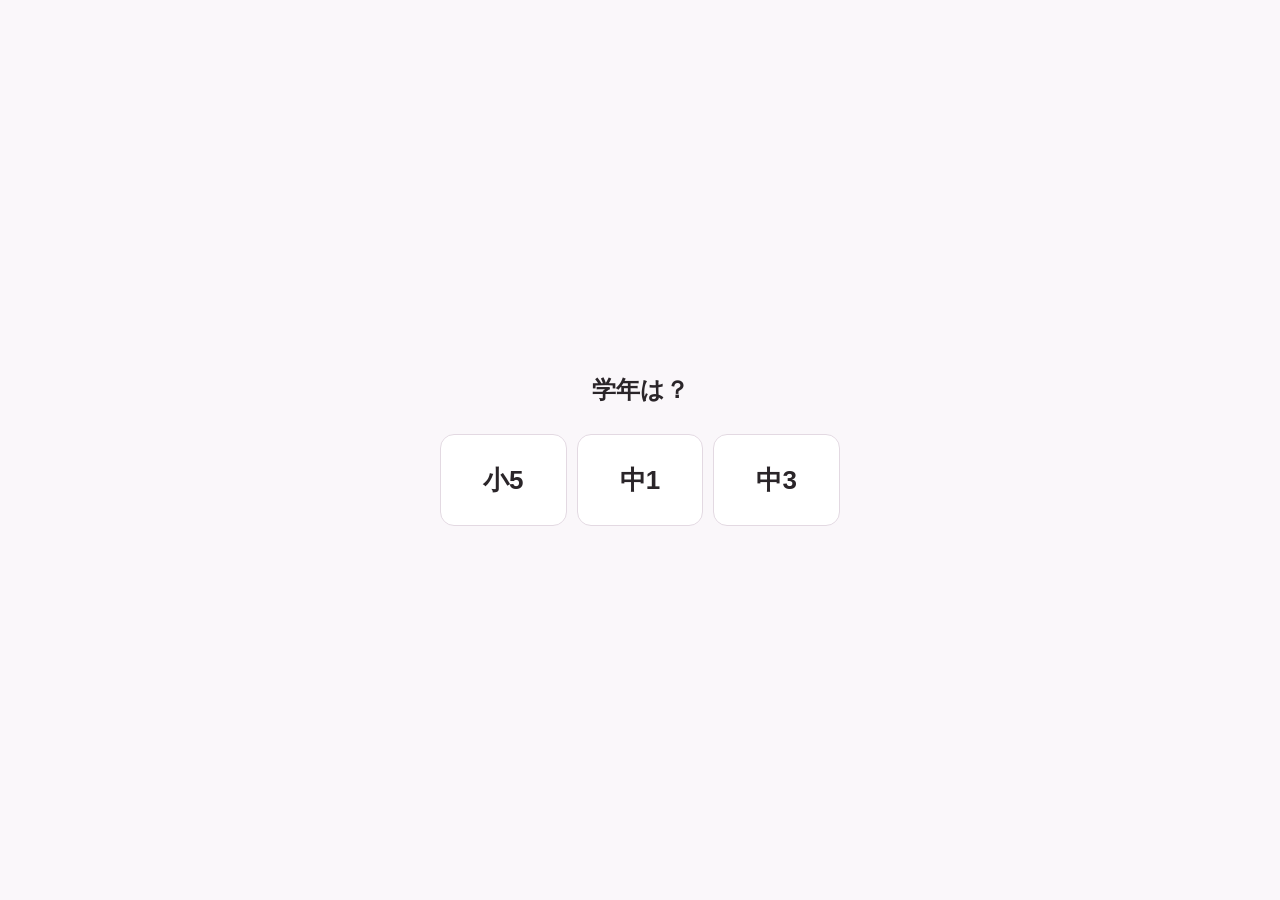
<file: index.html>
<!DOCTYPE html>
<html lang="ja">
<head>
<meta charset="utf-8">
<meta name="viewport" content="width=device-width, initial-scale=1, user-scalable=no, viewport-fit=cover">
<title>Enjoy英語</title>

<link rel="manifest" href="./manifest.json">
<link rel="apple-touch-icon" href="./icons/icon-180.png">
<link rel="icon" href="./icons/icon-192.png">

<!-- ホーム画面から開いたとき全画面にする（iOS 16 以前はこの指定を見る） -->
<meta name="apple-mobile-web-app-capable" content="yes">
<meta name="apple-mobile-web-app-title" content="Enjoy英語">
<meta name="mobile-web-app-capable" content="yes">

<meta name="theme-color" content="#faf7fa" media="(prefers-color-scheme: light)">
<meta name="theme-color" content="#1a171b" media="(prefers-color-scheme: dark)">

<link rel="stylesheet" href="./css/style.css">
</head>
<body>

<div id="app">

  <!-- 学年えらび（この端末を誰が使うか。初回だけ出る） -->
  <section class="screen" id="screen-grade">
    <div class="home">
      <p class="ask">学年は？</p>
      <div class="grades" id="grades"></div>
    </div>
  </section>

  <!-- ホーム画面 -->
  <section class="screen" id="screen-home">
    <div class="home">
      <button type="button" class="grade-tag" id="gradeTag"></button>
      <p class="ask">今日は何分やる？</p>
      <div class="times">
        <button type="button" class="time" data-min="10">10<span>分</span></button>
        <button type="button" class="time" data-min="30">30<span>分</span></button>
        <button type="button" class="time" data-min="60">60<span>分</span></button>
      </div>
      <p class="carry" id="carryNote"></p>
    </div>
  </section>

  <!-- 問題画面 -->
  <section class="screen" id="screen-practice">
    <div class="topbar">
      <div class="topbar-row">
        <span class="remain" id="remain"></span>
        <span class="spacer"></span>
        <button type="button" class="link" id="pauseBtn">休憩</button>
        <button type="button" class="link" id="quitBtn">やめる</button>
      </div>
      <div class="progress"><i id="progressFill"></i></div>
    </div>

    <div class="stage" id="stage">
      <p class="prompt" id="prompt"></p>
      <p class="question" id="question"></p>
      <div class="answer-line empty" id="answerLine"></div>
      <div class="tick" id="tick" aria-hidden="true">✓</div>
    </div>

    <div class="choices" id="choices"></div>
    <div class="chips" id="chips"></div>

    <div class="dunno">
      <button type="button" id="dunnoBtn">わからない</button>
    </div>
  </section>

  <!-- 終了画面 -->
  <section class="screen" id="screen-done">
    <div class="done">
      <h1>今日の分、終わり！</h1>
      <div class="dots" id="doneDots" aria-hidden="true"></div>
      <p id="doneCount"></p>
      <p class="done-note" id="doneNote">今日も開いたね</p>
      <button type="button" class="wide ghost" id="homeBtn">ホームへ</button>
    </div>
  </section>

</div>

<!-- 解説・持ち越しの全面パネル -->
<div class="explain" id="overlay">
  <div class="explain-body">
    <div class="expr" id="overlayExpr"></div>
    <ol class="steps" id="overlayLines"></ol>
  </div>
  <button type="button" class="wide" id="overlayBtn">わかった</button>
</div>

<!-- 休憩中のパネル -->
<div class="pause" id="pausePanel">
  <p class="pause-title">休憩中</p>
  <div class="pause-actions">
    <button type="button" class="wide" id="resumeBtn">つづける</button>
    <button type="button" class="wide ghost" id="quitFromPauseBtn">やめる</button>
  </div>
</div>

<script type="module" src="./js/app.js"></script>
</body>
</html>
</file>
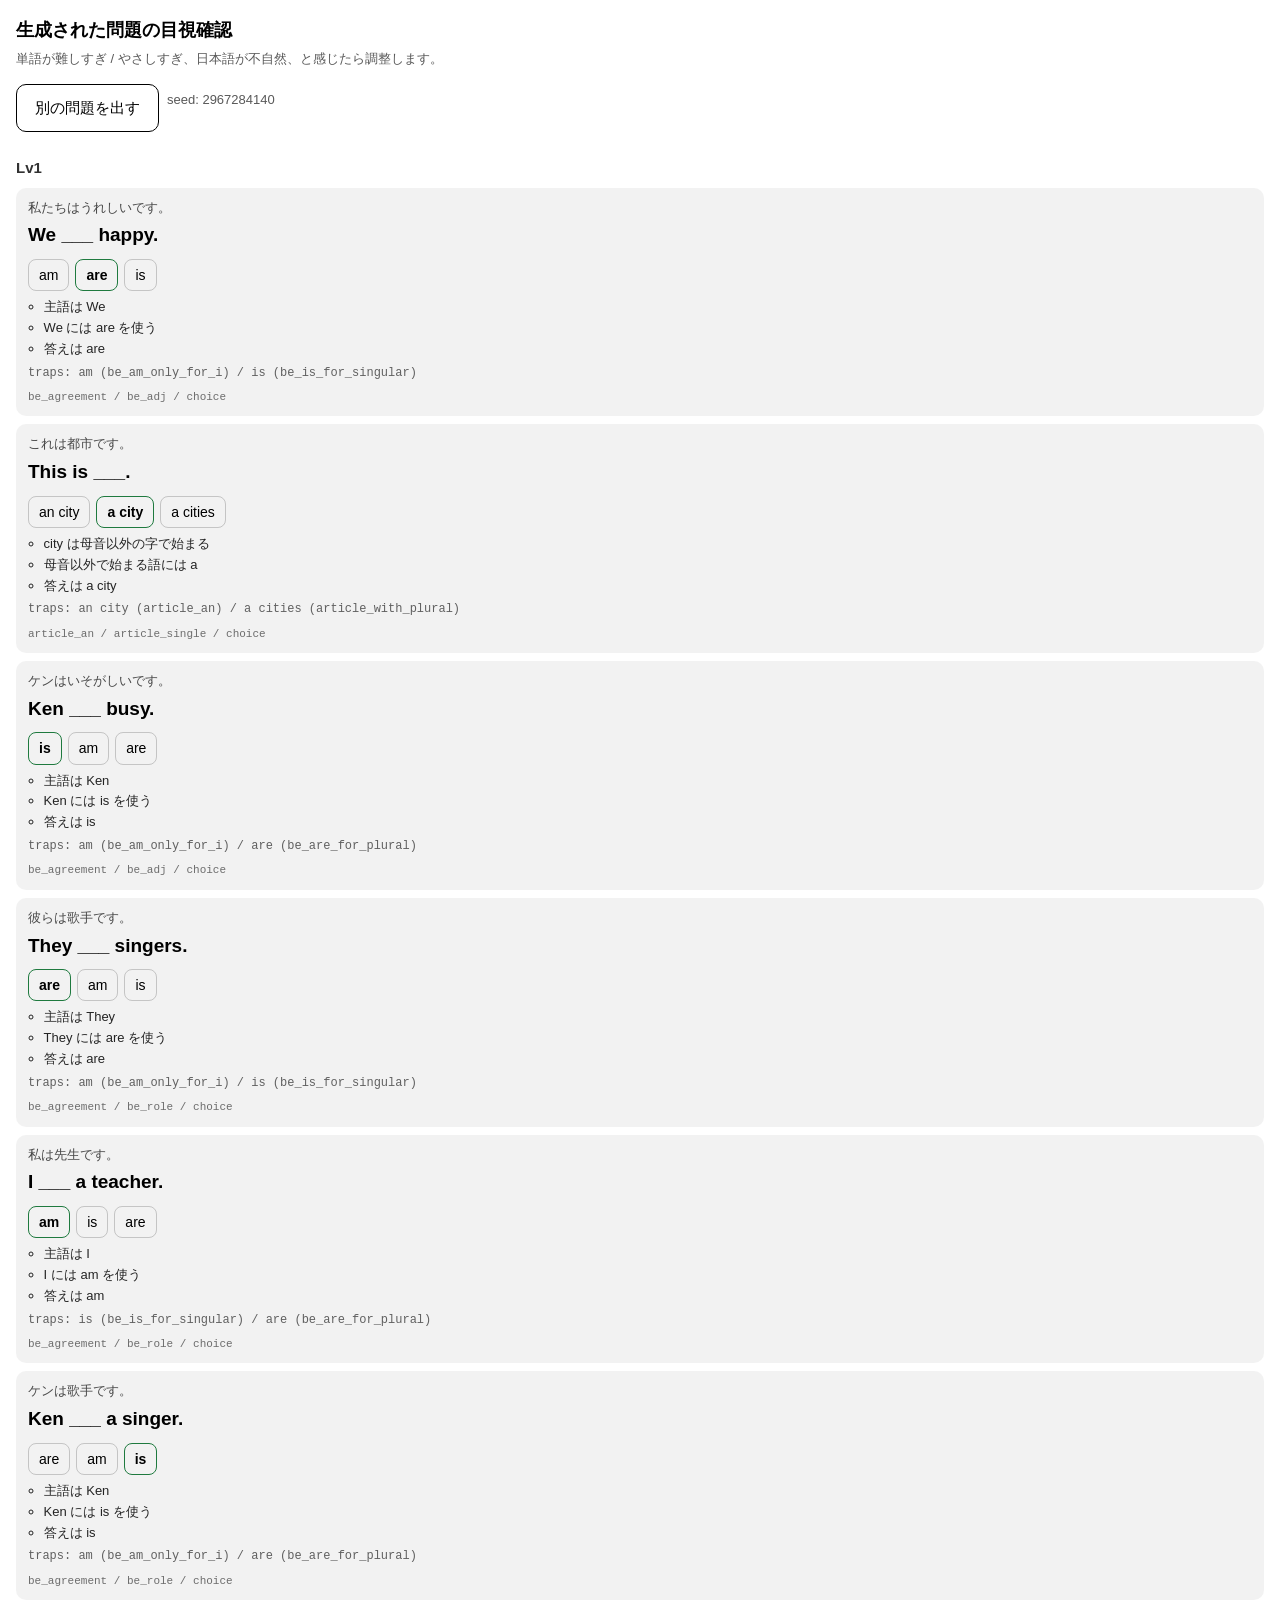
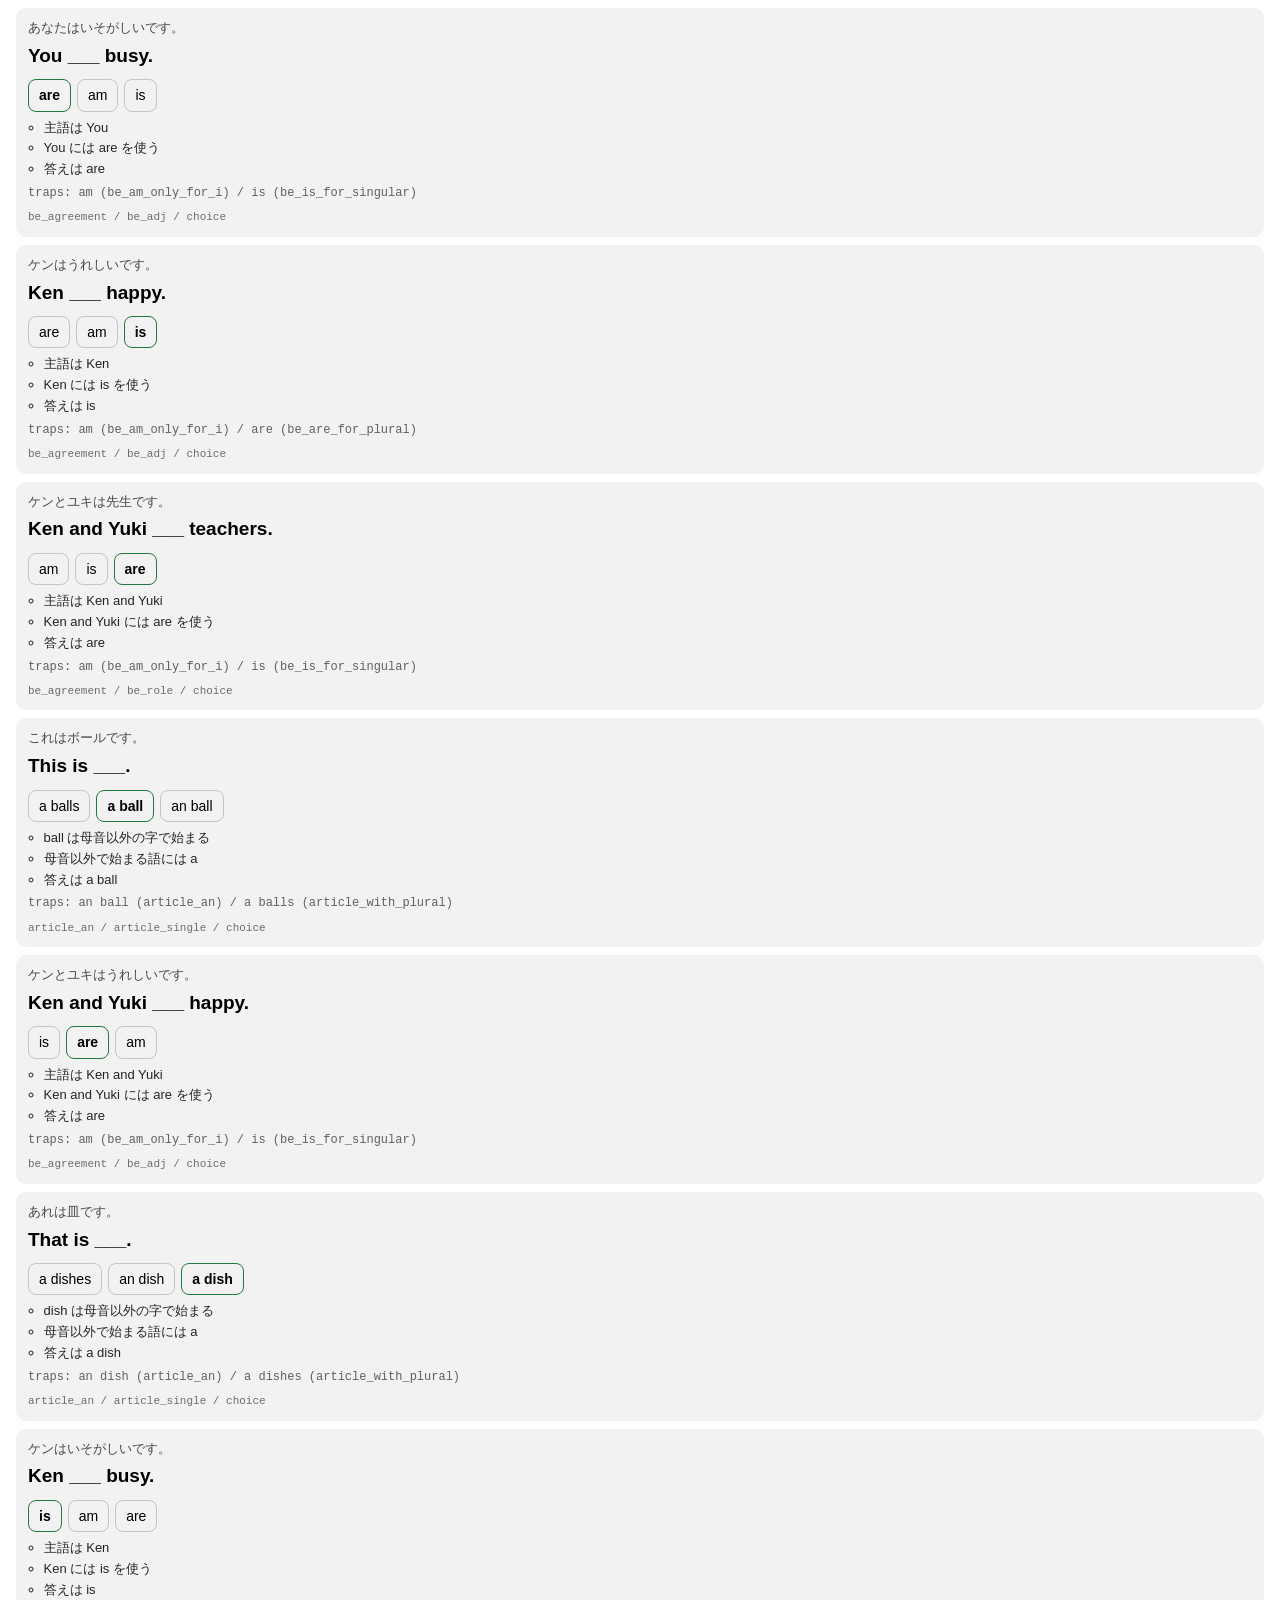
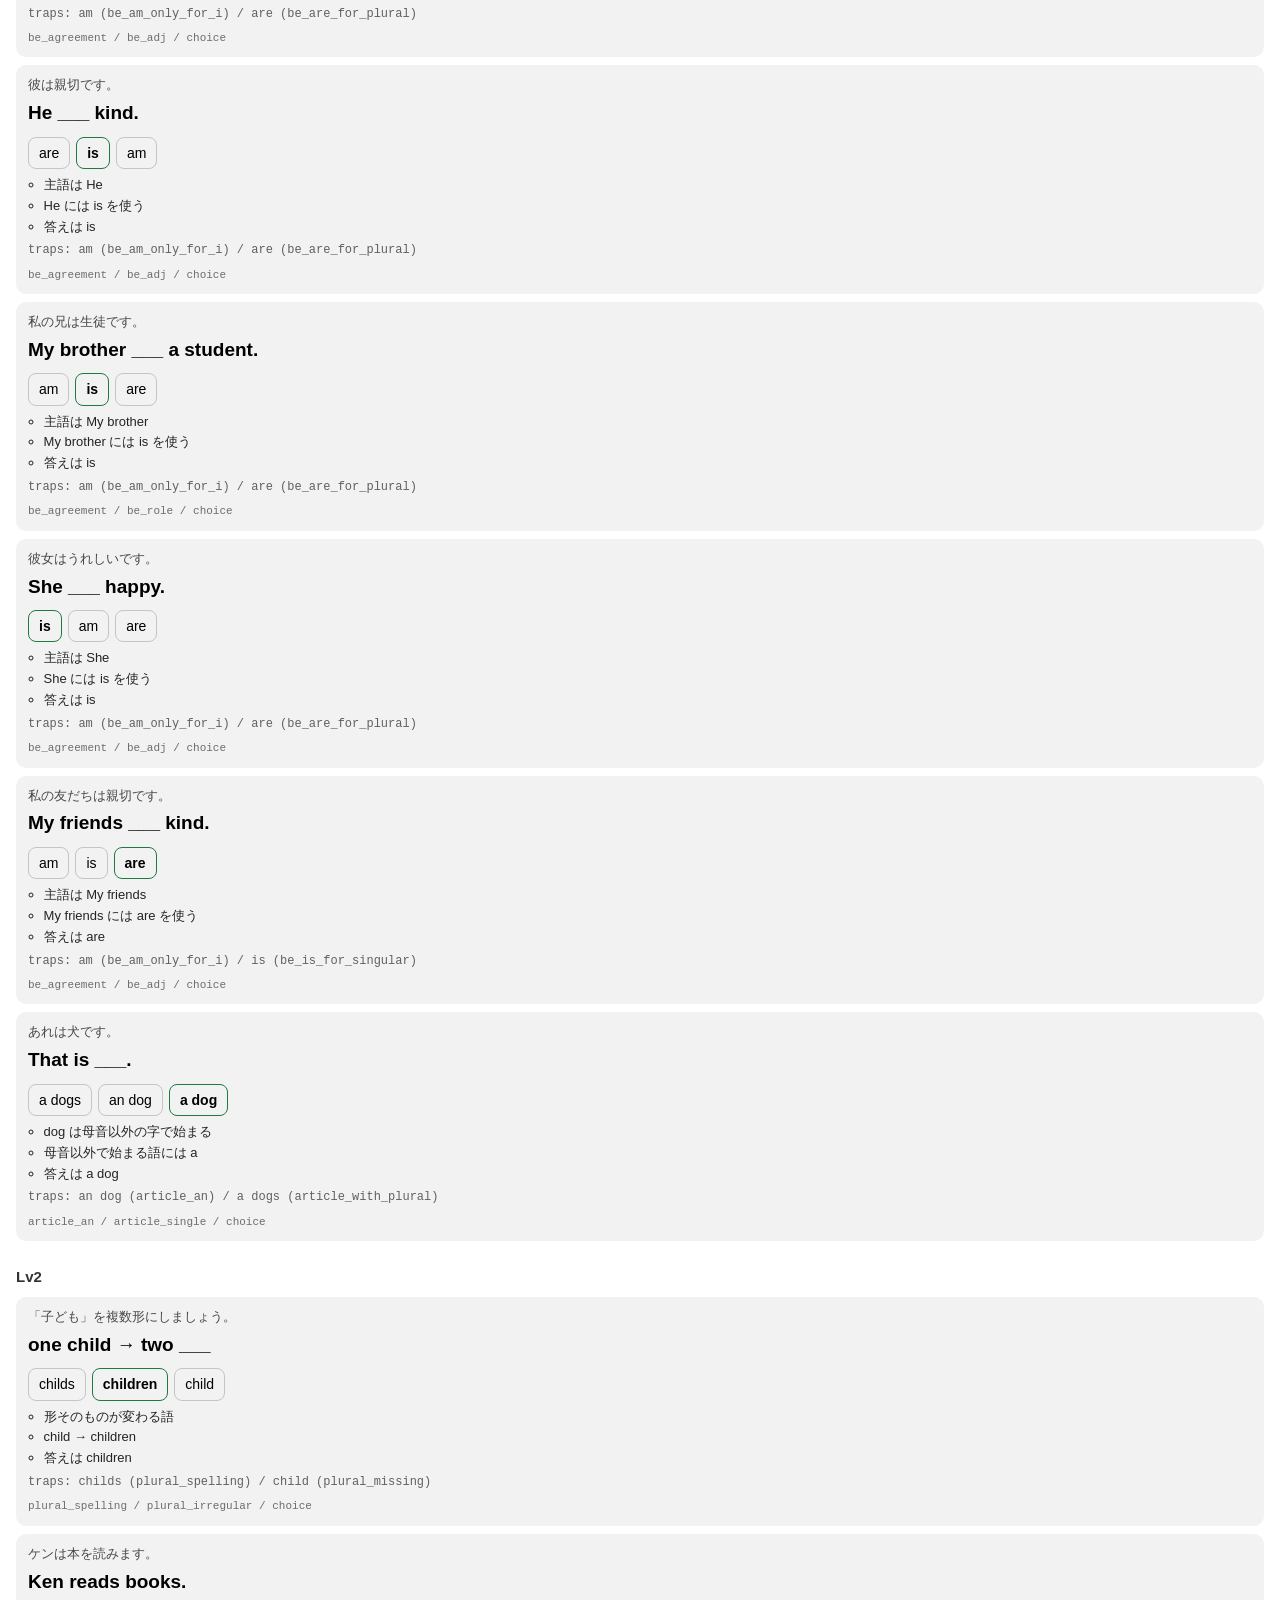
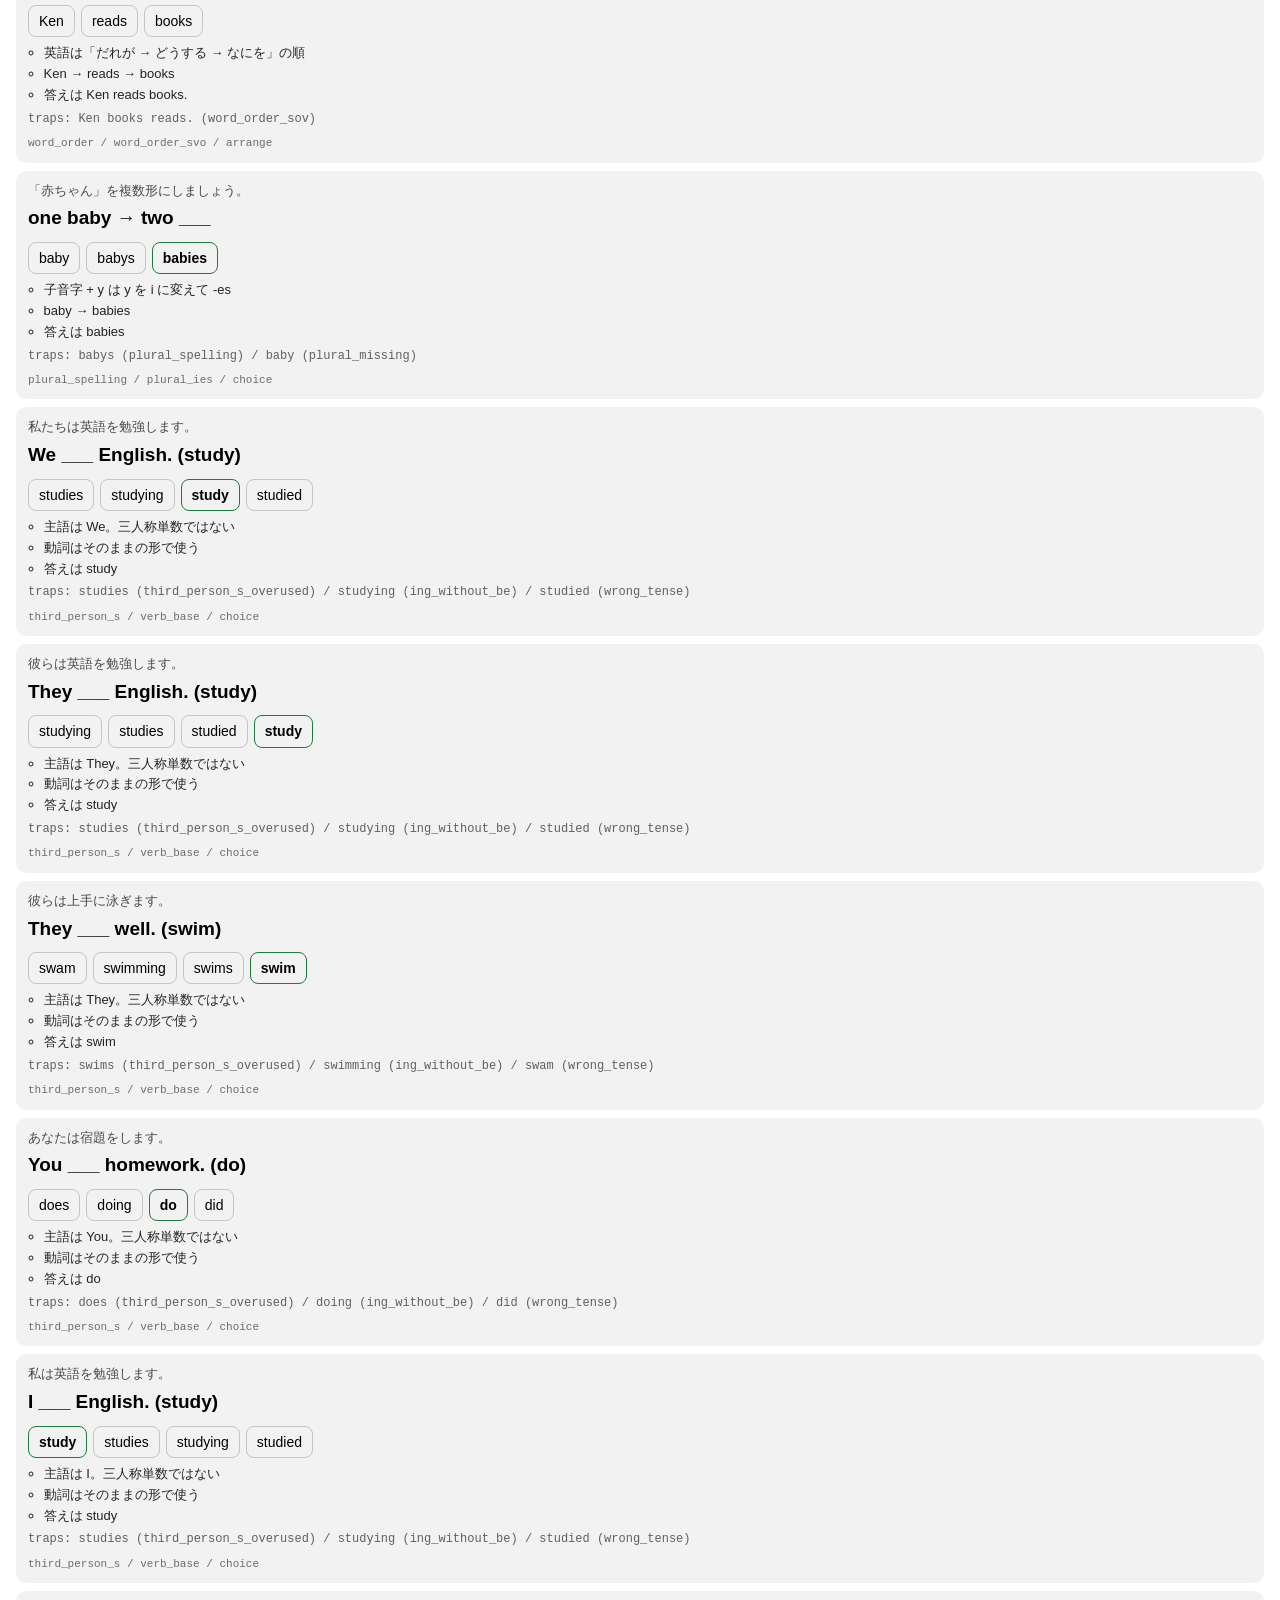
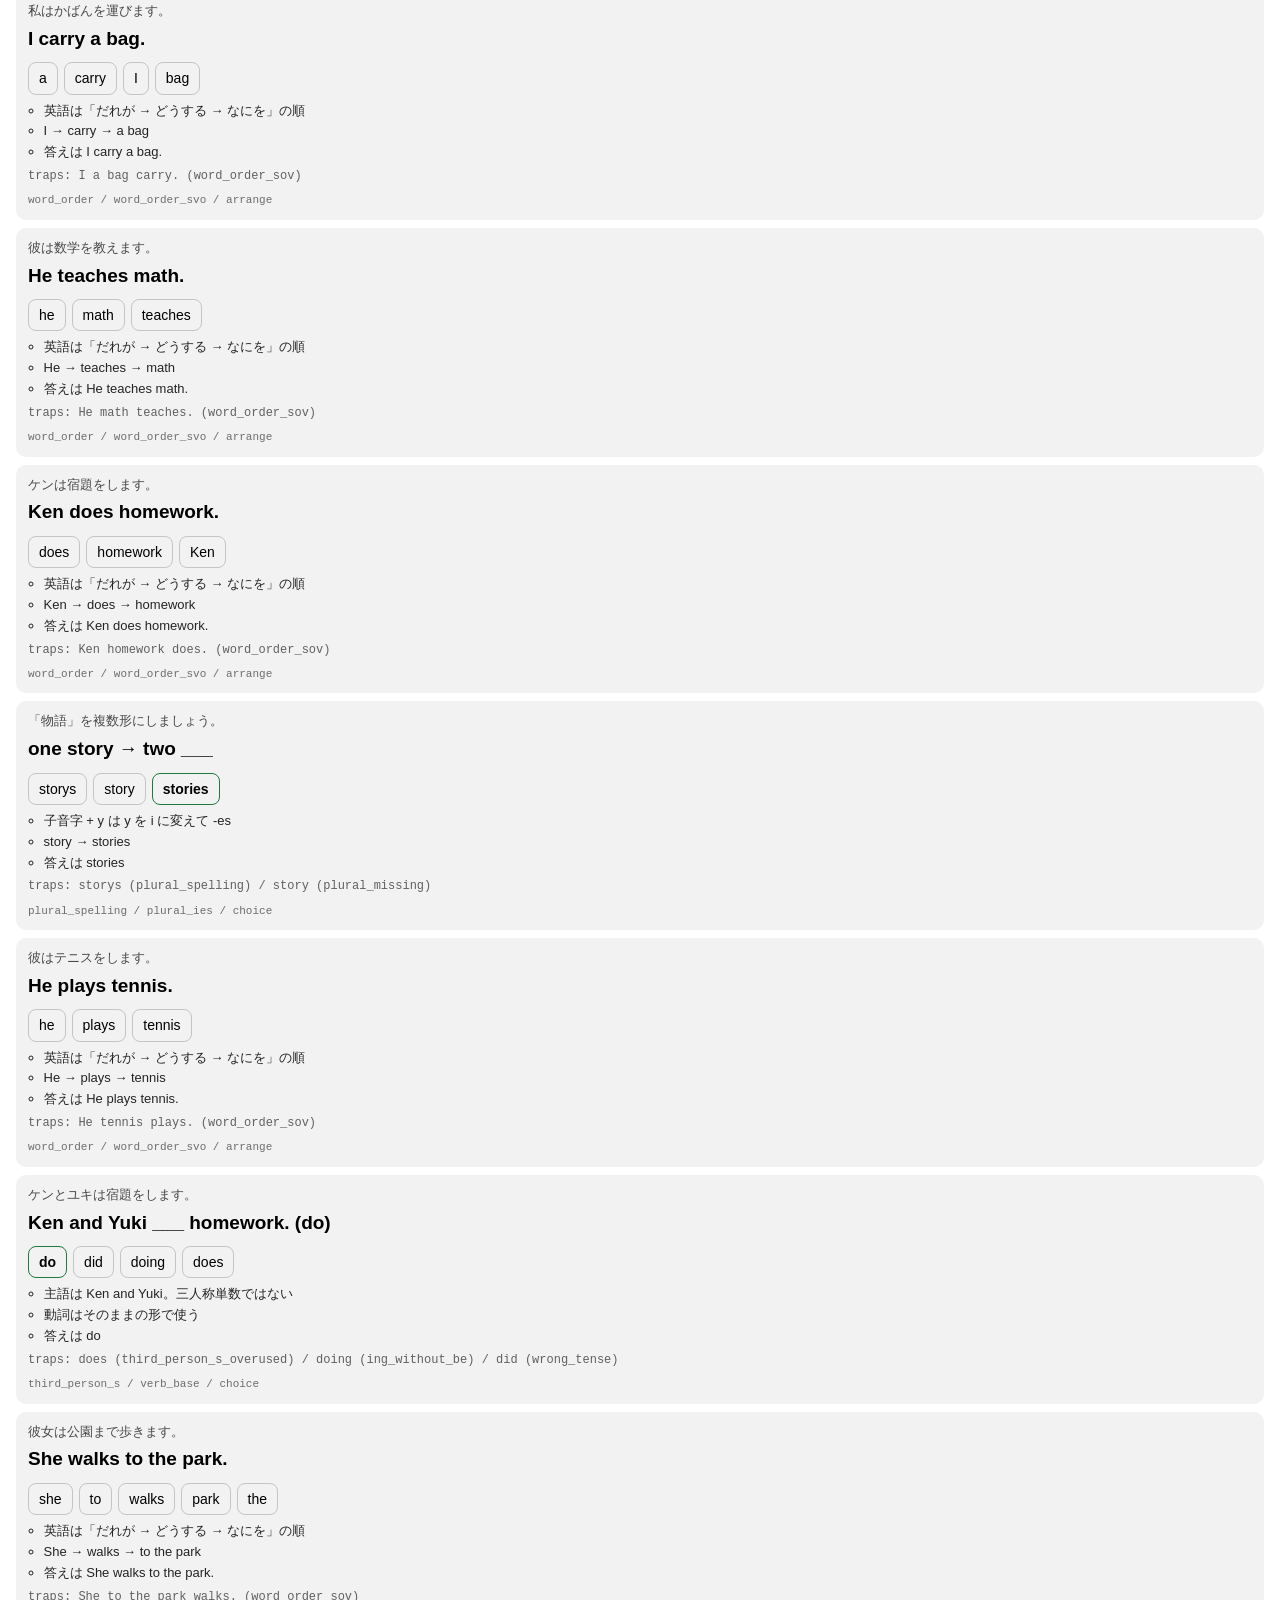
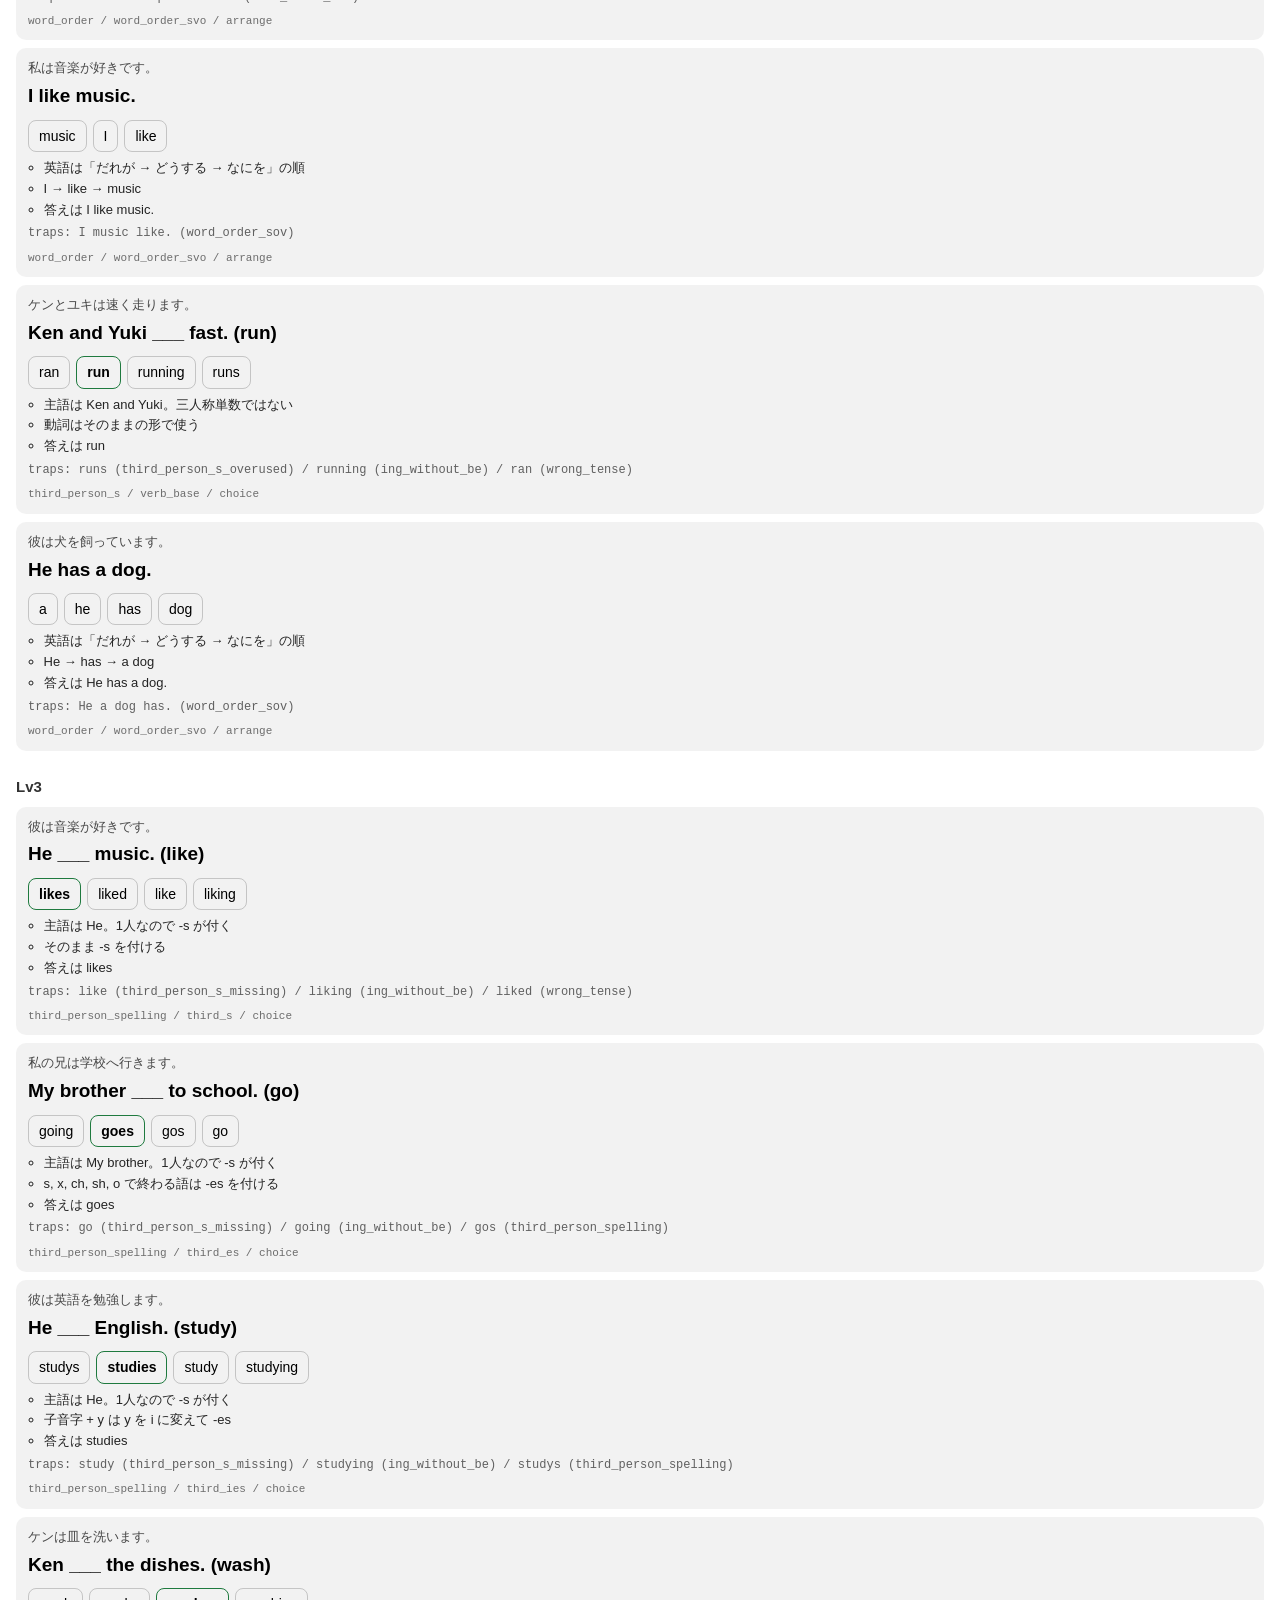
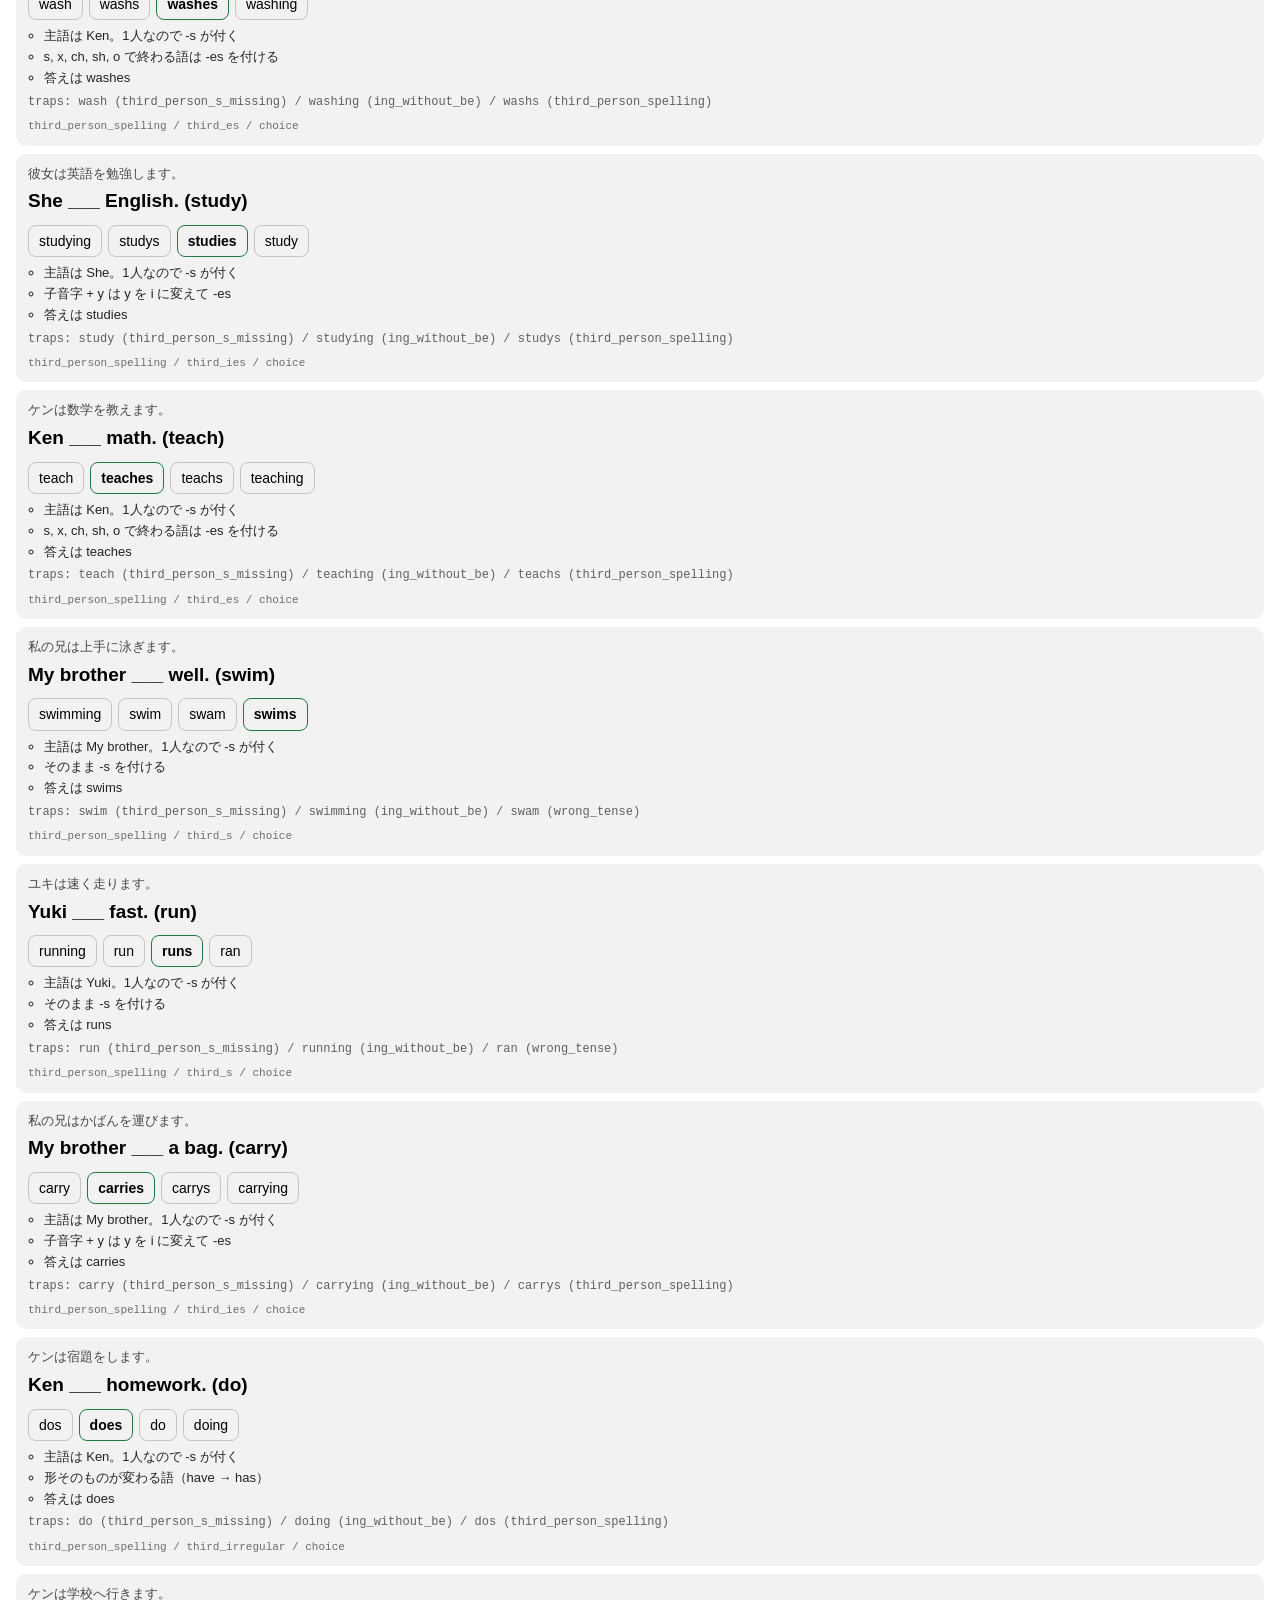
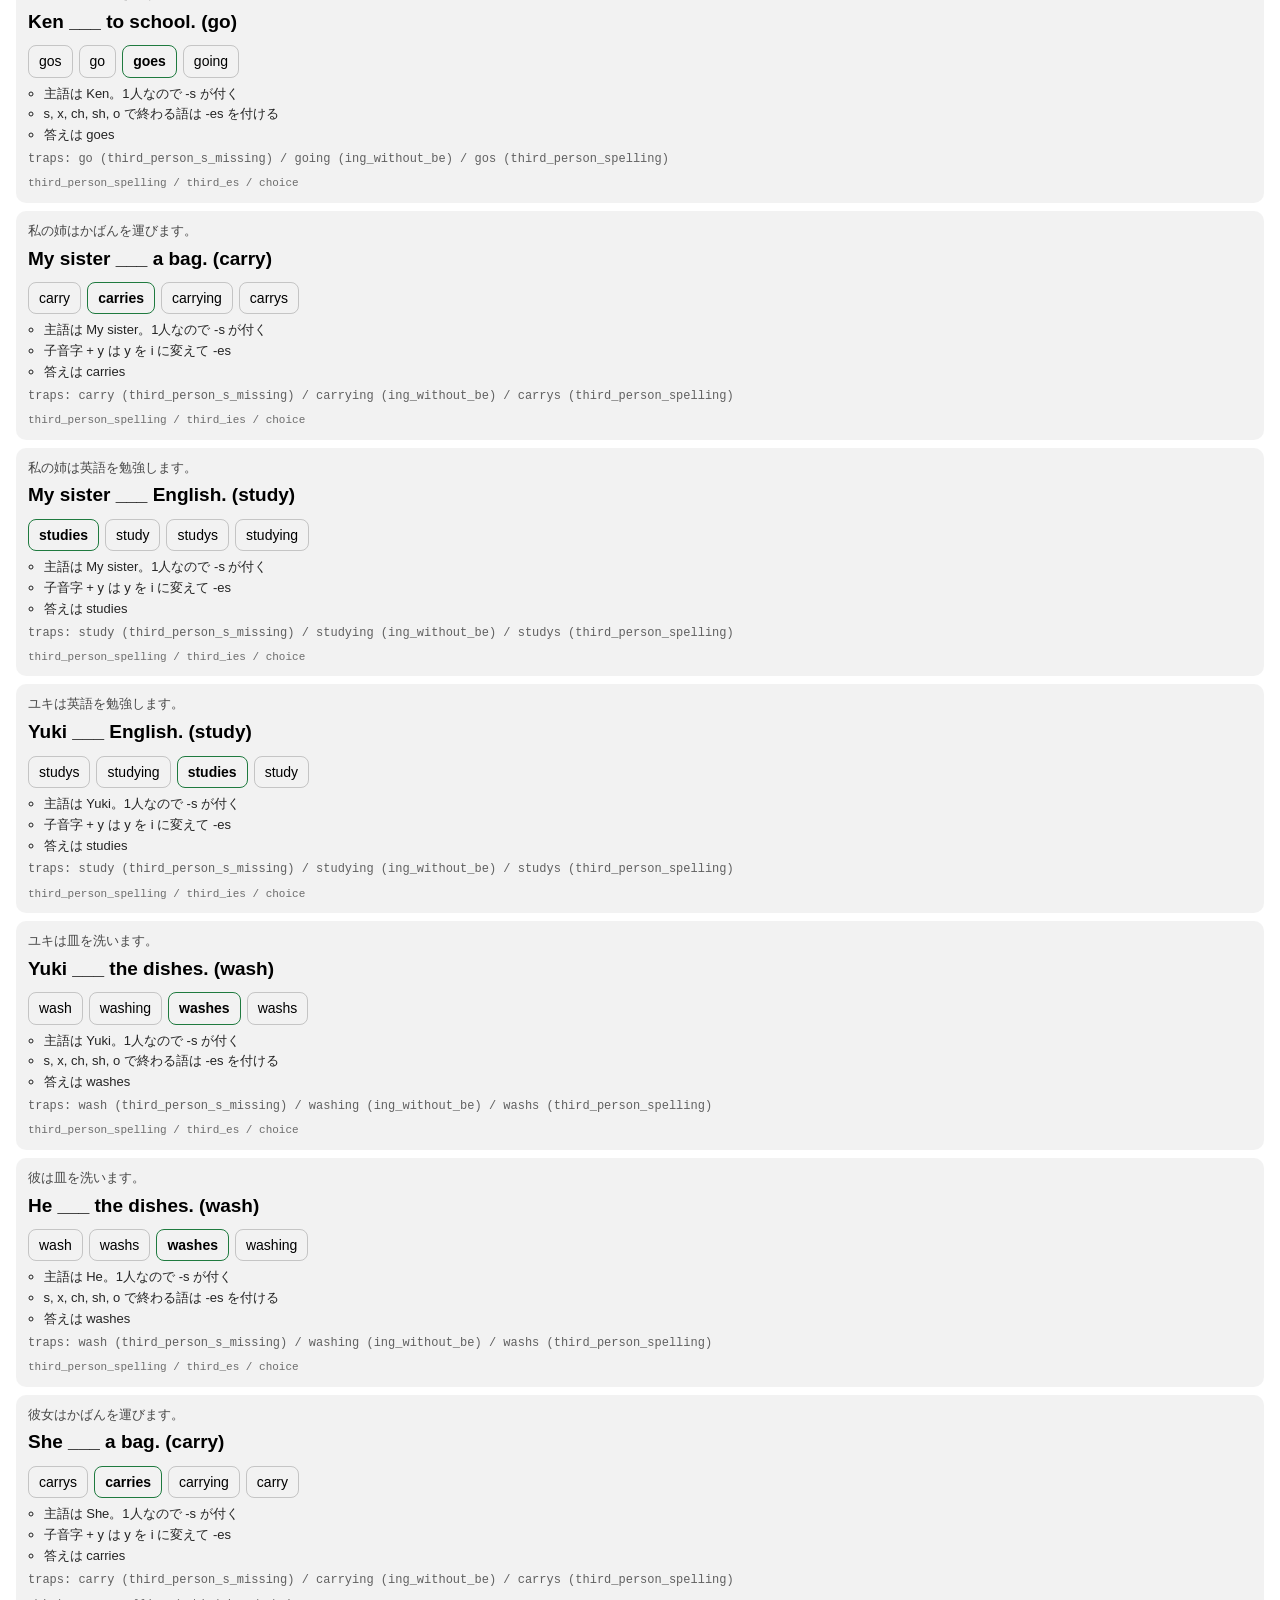
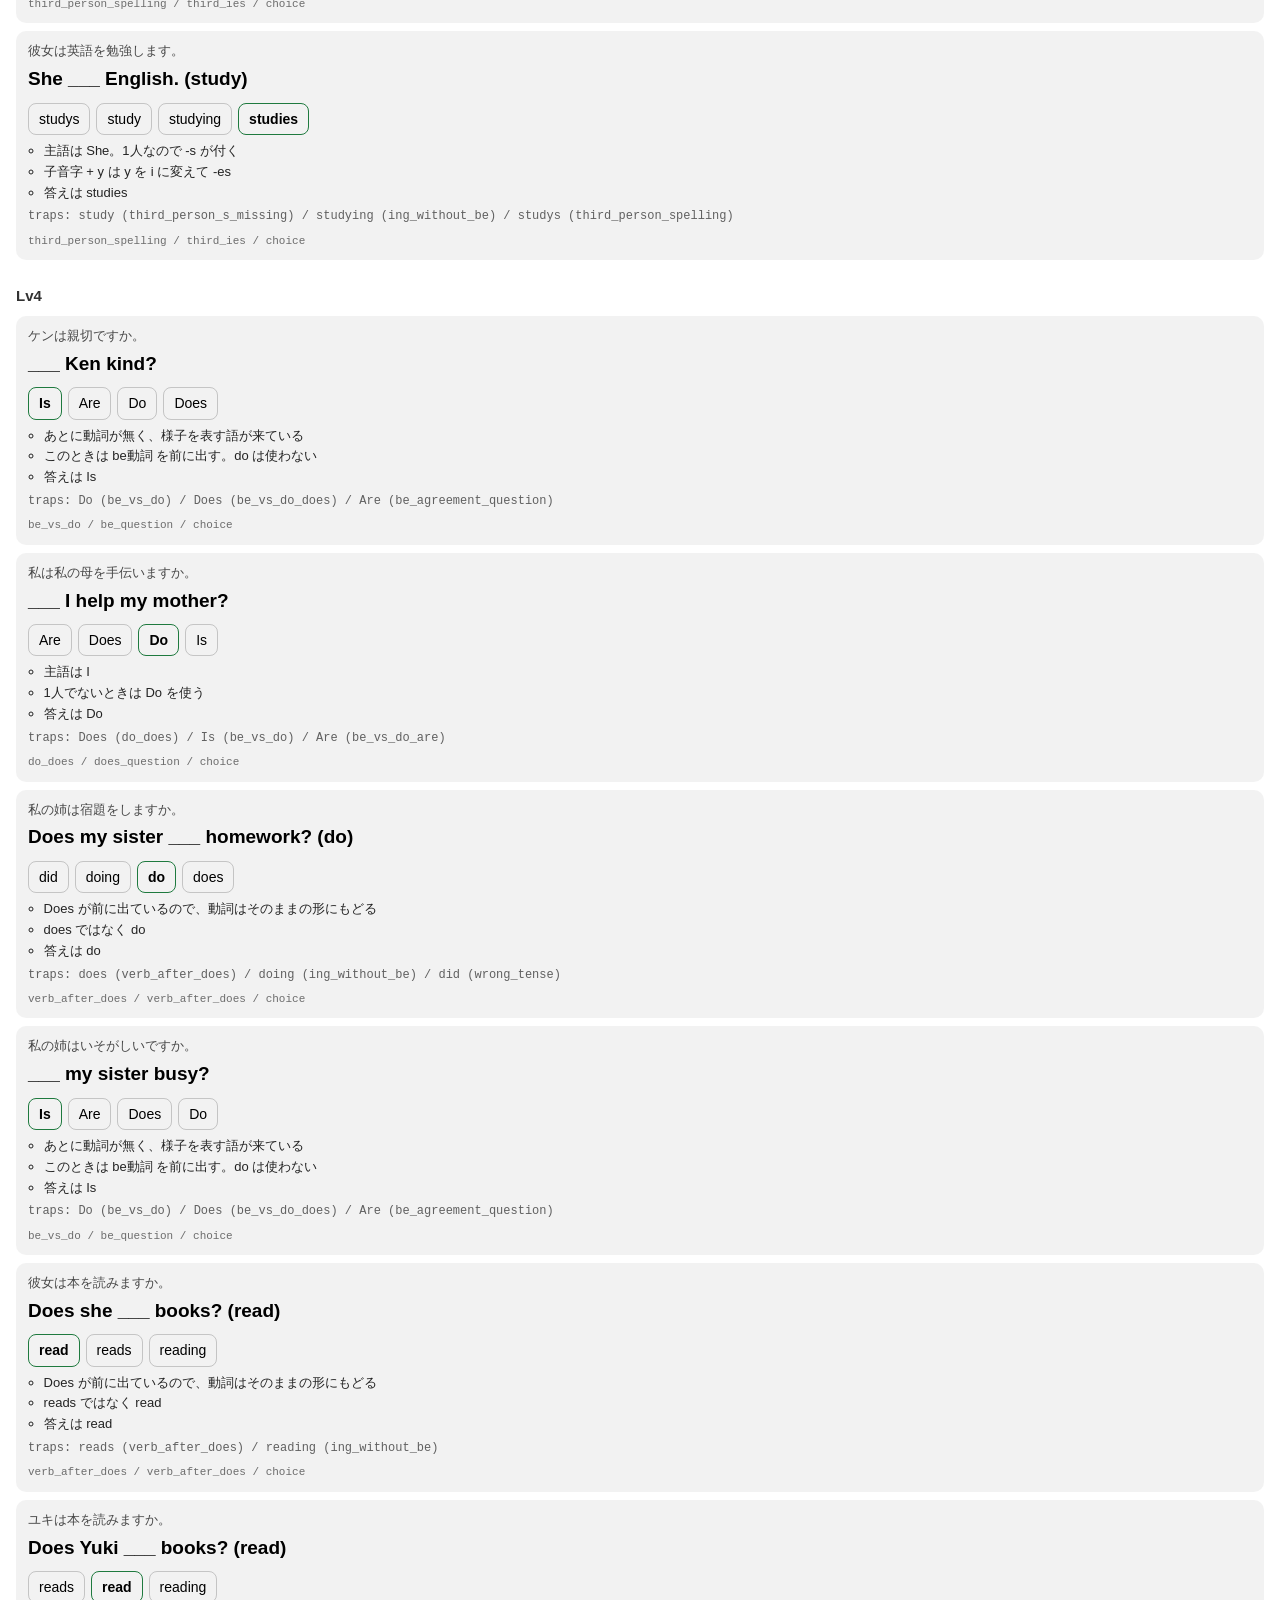
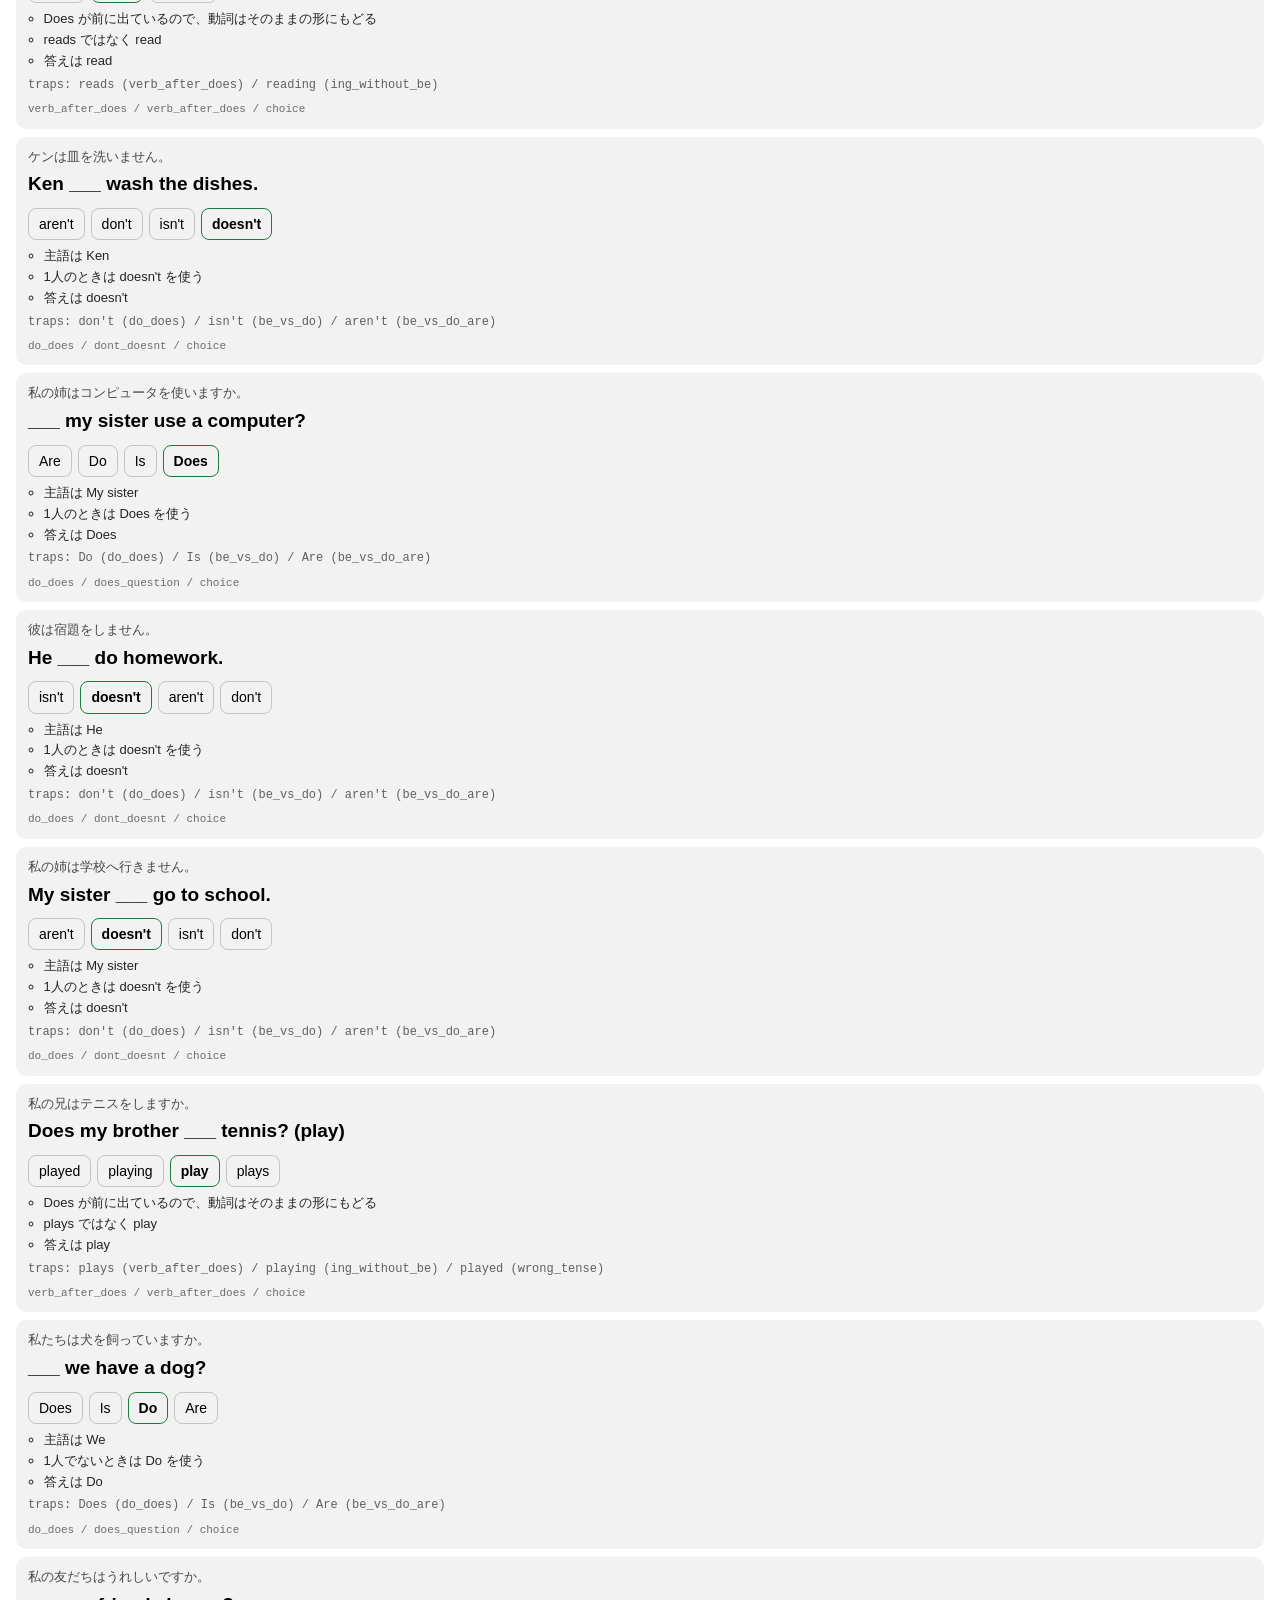
<file: preview.html>
<!DOCTYPE html>
<html lang="ja">
<head>
<meta charset="utf-8">
<meta name="viewport" content="width=device-width, initial-scale=1, viewport-fit=cover">
<title>問題の目視確認（開発用）</title>
<style>
  :root { color-scheme: light dark; }
  body {
    font-family: -apple-system, BlinkMacSystemFont, "Hiragino Sans", sans-serif;
    margin: 0; padding: 16px 16px 40px; line-height: 1.6;
    -webkit-text-size-adjust: 100%;
  }
  h1 { font-size: 18px; margin: 0 0 4px; }
  .note { font-size: 13px; opacity: .65; margin: 0 0 14px; }
  .bar { display: flex; gap: 8px; align-items: center; margin-bottom: 18px; flex-wrap: wrap; }
  button {
    font: inherit; font-size: 15px; min-height: 48px; padding: 0 18px;
    border-radius: 10px; border: 1px solid currentColor; background: transparent; color: inherit;
  }
  h2 { font-size: 15px; margin: 24px 0 8px; opacity: .8; }
  ol { margin: 0; padding-left: 0; list-style: none; }
  li.item { padding: 10px 12px; margin-bottom: 8px; border-radius: 10px; background: rgba(127,127,127,.10); }
  .ja { font-size: 13px; opacity: .7; }
  .q { font-size: 19px; font-weight: 600; margin-top: 2px; }
  .choices { display: flex; flex-wrap: wrap; gap: 6px; margin-top: 8px; }
  .choice {
    font-size: 14px; padding: 4px 10px; border-radius: 8px;
    border: 1px solid rgba(127,127,127,.4);
  }
  .choice.correct { border-color: #1f7a3f; font-weight: 700; }
  .meta { font-size: 11px; opacity: .55; margin-top: 6px; font-family: ui-monospace, monospace; }
  .steps { font-size: 13px; margin: 6px 0 0; padding-left: 1.2em; opacity: .85; }
  .traps { font-size: 12px; opacity: .6; margin-top: 4px; font-family: ui-monospace, monospace; }
  .err { color: #b3261e; font-size: 12px; font-weight: 700; }
  nav { margin-top: 24px; font-size: 14px; }
</style>
</head>
<body>
  <h1>生成された問題の目視確認</h1>
  <p class="note">単語が難しすぎ / やさしすぎ、日本語が不自然、と感じたら調整します。</p>
  <div class="bar">
    <button id="reroll">別の問題を出す</button>
    <span class="note" id="seedLabel"></span>
  </div>
  <div id="out"></div>
  <nav><a href="./tests.html">← 単体テストへ</a></nav>

<script type="module">
  import { createRng, randomSeed } from './js/lib/rng.js';
  import { generate, SUPPORTED_LEVELS } from './js/generators/index.js';
  import { validateProblem } from './js/lib/problem.js';

  const PER_LEVEL = 18;
  const out = document.getElementById('out');
  const seedLabel = document.getElementById('seedLabel');

  function render(seed) {
    seedLabel.textContent = `seed: ${seed}`;
    out.innerHTML = '';

    for (const level of SUPPORTED_LEVELS) {
      const rng = createRng(seed + level * 1000);
      const recent = [];

      const h = document.createElement('h2');
      h.textContent = `Lv${level}`;
      out.appendChild(h);

      const ol = document.createElement('ol');
      for (let i = 0; i < PER_LEVEL; i++) {
        const p = generate(level, rng, recent);
        recent.push(p);
        if (recent.length > 3) recent.shift();
        ol.appendChild(renderProblem(p));
      }
      out.appendChild(ol);
    }
  }

  function renderProblem(p) {
    const li = document.createElement('li');
    li.className = 'item';

    const ja = document.createElement('div');
    ja.className = 'ja';
    ja.textContent = p.prompt;
    li.appendChild(ja);

    const q = document.createElement('div');
    q.className = 'q';
    q.textContent = p.question;
    li.appendChild(q);

    const choices = document.createElement('div');
    choices.className = 'choices';
    for (const c of p.choices) {
      const span = document.createElement('span');
      span.className = 'choice' + (c === p.answer ? ' correct' : '');
      span.textContent = c;
      choices.appendChild(span);
    }
    li.appendChild(choices);

    const ul = document.createElement('ul');
    ul.className = 'steps';
    for (const s of p.steps) {
      const item = document.createElement('li');
      item.textContent = s;
      ul.appendChild(item);
    }
    li.appendChild(ul);

    const traps = document.createElement('div');
    traps.className = 'traps';
    traps.textContent = 'traps: ' + p.traps.map((t) => `${t.value} (${t.reason})`).join(' / ');
    li.appendChild(traps);

    const meta = document.createElement('div');
    meta.className = 'meta';
    meta.textContent = `${p.pattern} / ${p.form} / ${p.input}`;
    li.appendChild(meta);

    const errors = validateProblem(p);
    if (errors.length) {
      const e = document.createElement('div');
      e.className = 'err';
      e.textContent = '不変条件違反: ' + errors.join(' / ');
      li.appendChild(e);
    }
    return li;
  }

  document.getElementById('reroll').addEventListener('click', () => render(randomSeed()));
  render(randomSeed());
</script>
</body>
</html>
</file>
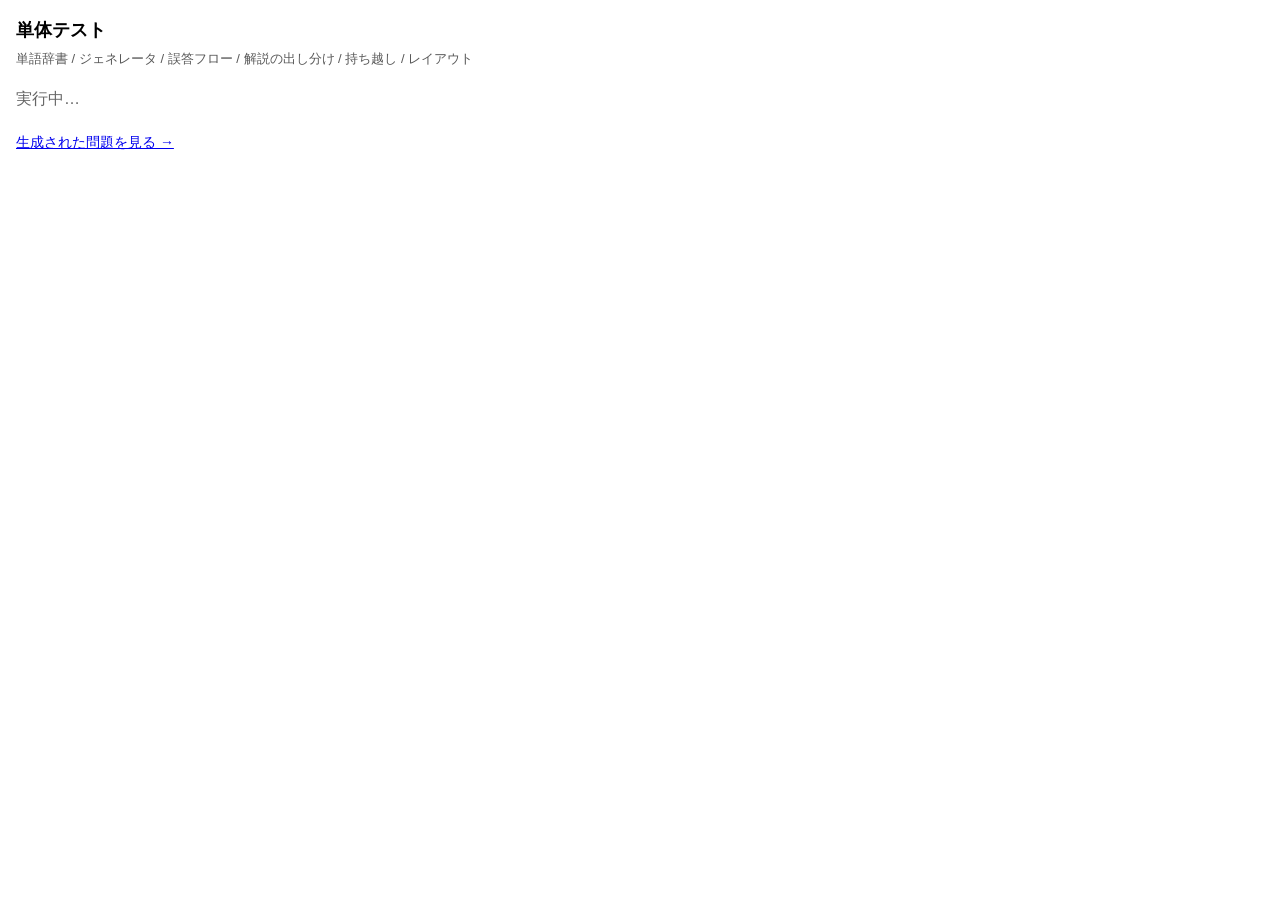
<file: tests.html>
<!DOCTYPE html>
<html lang="ja">
<head>
<meta charset="utf-8">
<meta name="viewport" content="width=device-width, initial-scale=1, viewport-fit=cover">
<title>テスト（開発用）</title>
<style>
  :root { color-scheme: light dark; }
  body {
    font-family: -apple-system, BlinkMacSystemFont, "Hiragino Sans", sans-serif;
    margin: 0; padding: 16px; line-height: 1.6;
    -webkit-text-size-adjust: 100%;
  }
  h1 { font-size: 18px; margin: 0 0 4px; }
  .note { font-size: 13px; opacity: .65; margin: 0 0 16px; }
  .summary { font-size: 17px; font-weight: 700; padding: 12px 14px; border-radius: 10px; margin-bottom: 12px; }
  .summary.ok { background: #1f7a3f; color: #fff; }
  .summary.ng { background: #b3261e; color: #fff; }
  .case { padding: 8px 12px; border-radius: 8px; margin-bottom: 6px; font-size: 14px; border-left: 4px solid transparent; }
  .case.ok { border-left-color: #1f7a3f; opacity: .75; }
  .case.ng { border-left-color: #b3261e; background: rgba(179,38,30,.10); }
  .case-head { font-weight: 600; }
  pre { white-space: pre-wrap; word-break: break-word; font-size: 12px; margin: 6px 0 0; opacity: .9; }
  .running { opacity: .6; }
  nav { margin-top: 20px; font-size: 14px; }
</style>
</head>
<body>
  <h1>単体テスト</h1>
  <p class="note">単語辞書 / ジェネレータ / 誤答フロー / 解説の出し分け / 持ち越し / レイアウト</p>
  <div id="out" class="running">実行中…</div>
  <nav><a href="./preview.html">生成された問題を見る →</a></nav>

<script type="module">
  import './test/words.test.js';
  import './test/generators.test.js';
  import './test/e5.test.js';
  import './test/j3.test.js';
  import './test/recovery.test.js';
  import './test/explain.test.js';
  import './test/carryover.test.js';
  import './test/arrange.test.js';
  import './test/english.test.js';
  import './test/timer.test.js';
  import './test/storage.test.js';
  import './test/profile.test.js';
  import './test/level.test.js';
  import './test/pwa.test.js';
  import './test/layout.test.js';
  import { runAll } from './test/runner.js';

  const out = document.getElementById('out');
  try {
    const { failed } = await runAll(out);
    out.classList.remove('running');
    document.title = failed === 0 ? 'テスト: 全パス' : `テスト: ${failed}件失敗`;
  } catch (err) {
    out.classList.remove('running');
    out.innerHTML = '<div class="summary ng">テストの読み込みに失敗</div>';
    const pre = document.createElement('pre');
    pre.textContent = String((err && err.stack) || err);
    out.appendChild(pre);
  }
</script>
</body>
</html>
</file>
<file: css/style.css>
/* ------------------------------------------------------------------
   配色
   Enjoy数学 の土台をそのまま持ってきて、アクセント色だけ変えている。
   ホーム画面に2つ並んだときに見分けが付くようにするため。
   「教育」トーン（青・緑）は数学版と同じく避ける。
   ------------------------------------------------------------------ */

:root {
  color-scheme: light dark;

  --bg: #faf7fa;
  --fg: #2a2529;
  --muted: #877d86;
  --line: #e7dee6;

  --key-bg: #ffffff;
  --key-border: #e3d9e2;
  --key-press: #efe6ee;

  --accent: #7a5b8c;
  --accent-soft: rgba(122, 91, 140, 0.12);

  --ok: #1f7a3f;

  --tap: 48px;
  --gap: 8px;
}

@media (prefers-color-scheme: dark) {
  :root {
    --bg: #1a171b;
    --fg: #f0ebf0;
    --muted: #978d96;
    --line: #342e35;

    --key-bg: #262128;
    --key-border: #383040;
    --key-press: #362e3b;

    --accent: #c4a0d0;
    --accent-soft: rgba(196, 160, 208, 0.16);

    --ok: #5fbf85;
  }
}

/* ------------------------------------------------------------------
   土台
   iPhone 縦持ちでスクロールを一切発生させない。
   ------------------------------------------------------------------ */

* { box-sizing: border-box; }

html, body {
  margin: 0;
  padding: 0;
  height: 100%;
  width: 100%;
  overflow: hidden;
  overscroll-behavior: none;
}

body {
  position: fixed;
  inset: 0;
  background: var(--bg);
  color: var(--fg);
  font-family: -apple-system, BlinkMacSystemFont, "Hiragino Sans", sans-serif;
  -webkit-text-size-adjust: 100%;
  -webkit-tap-highlight-color: transparent;
  -webkit-user-select: none;
  user-select: none;
  -webkit-touch-callout: none;
}

#app {
  height: 100%;
  height: 100dvh;
  display: flex;
  flex-direction: column;
  padding:
    env(safe-area-inset-top)
    env(safe-area-inset-right)
    env(safe-area-inset-bottom)
    env(safe-area-inset-left);
}

.screen {
  flex: 1;
  min-height: 0;
  display: none;
  flex-direction: column;
}
.screen.active { display: flex; }

/* ------------------------------------------------------------------
   問題画面
   ------------------------------------------------------------------ */

/* ------------------------------------------------------------------
   ホーム画面
   出すのは問いかけと時間ボタンだけ。
   累計時間・連続日数・レベル・正答率は一切置かない。
   ------------------------------------------------------------------ */

.home {
  position: relative;
  flex: 1;
  display: flex;
  flex-direction: column;
  align-items: center;
  justify-content: center;
  gap: 28px;
  padding: 24px 16px;
}

.home .ask { margin: 0; font-size: 24px; font-weight: 600; }

/* 3つのボタンは視覚的に完全に同格。10分を左端に置く。 */
.times {
  display: flex;
  gap: 10px;
  width: 100%;
  max-width: 400px;
}
.time {
  -webkit-appearance: none;
  appearance: none;
  flex: 1 1 0;
  min-width: var(--tap);
  min-height: 92px;
  border: 1px solid var(--key-border);
  border-radius: 14px;
  background: var(--key-bg);
  color: var(--fg);
  font-family: inherit;
  font-size: 30px;
  font-weight: 600;
  touch-action: manipulation;
  cursor: pointer;
  transition: background-color .08s ease, transform .08s ease;
}
.time:active { background: var(--key-press); transform: scale(.97); }
.time > span { font-size: 15px; font-weight: 500; margin-left: 1px; }

/* ------------------------------------------------------------------
   学年えらび
   3つを完全に同格に扱う。どれかを推奨として強調しない。
   選んだあとの進み具合や、他の学年の様子は一切見せない。
   ------------------------------------------------------------------ */

.grades {
  display: flex;
  gap: 10px;
  width: 100%;
  max-width: 400px;
}
.grade {
  -webkit-appearance: none;
  appearance: none;
  flex: 1 1 0;
  min-width: var(--tap);
  min-height: 92px;
  padding: 0 4px;
  border: 1px solid var(--key-border);
  border-radius: 14px;
  background: var(--key-bg);
  color: var(--fg);
  font-family: inherit;
  font-size: 26px;
  font-weight: 600;
  touch-action: manipulation;
  cursor: pointer;
  transition: background-color .08s ease, transform .08s ease;
}
.grade:active { background: var(--key-press); transform: scale(.97); }

/* まだ作っていない学年。押せないことだけ分かればよい。 */
.grade[disabled] { opacity: .45; cursor: default; }
.grade > span {
  display: block;
  margin-top: 5px;
  font-size: 12px;
  font-weight: 500;
  color: var(--muted);
}

/* ホームに置く、いまの学年。押すと選び直せる。
   小さく灰色にして、成績表示のように見えないようにする。
   中央寄せのレイアウトを動かさないよう、流れから外して置く。 */
.grade-tag {
  position: absolute;
  top: 0;
  left: 50%;
  transform: translateX(-50%);
  -webkit-appearance: none;
  appearance: none;
  min-height: var(--tap);
  padding: 0 14px;
  border: 0;
  background: transparent;
  color: var(--muted);
  font-family: inherit;
  font-size: 14px;
  touch-action: manipulation;
  cursor: pointer;
}
.grade-tag:active { opacity: .6; }

/* 持ち越しの一言。責める書き方をしない。 */
.carry {
  margin: 0;
  min-height: 20px;
  font-size: 14px;
  color: var(--muted);
}

/* ------------------------------------------------------------------
   問題画面
   ------------------------------------------------------------------ */

.topbar {
  flex: 0 0 auto;
  padding: 0 12px;
}

.topbar-row {
  display: flex;
  align-items: center;
  gap: 2px;
  margin-bottom: 6px;
}
.topbar-row .spacer { flex: 1; }

/* 残り時間は分だけ。秒は刻まない。 */
.remain {
  padding-left: 4px;
  font-size: 13px;
  color: var(--muted);
  font-variant-numeric: tabular-nums;
}

.link {
  -webkit-appearance: none;
  appearance: none;
  min-width: var(--tap);
  min-height: var(--tap);
  padding: 0 10px;
  border: 0;
  background: transparent;
  color: var(--muted);
  font-family: inherit;
  font-size: 14px;
  touch-action: manipulation;
  cursor: pointer;
}
.link:active { opacity: .6; }
.link[disabled] { opacity: .35; }

/* 進捗は細いバーのみ。「○問目」は出さない。 */
.progress {
  height: 3px;
  border-radius: 2px;
  background: var(--line);
  overflow: hidden;
}
.progress > i {
  display: block;
  height: 100%;
  width: 0%;
  background: var(--accent);
  opacity: .55;
  transition: width .35s ease;
}

.stage {
  position: relative;
  flex: 1;
  min-height: 0;
  display: flex;
  flex-direction: column;
  align-items: center;
  justify-content: center;
  gap: 10px;
  padding: 10px 18px;
  transition: background-color .18s ease;
}

/* 正解時のフィードバック。
   言葉は出さない（褒め言葉は子供扱いに読まれるため）。
   かわりに、押した手応えが残るように印と色だけを動かす。 */
.stage.flash { background: var(--accent-soft); }

/* 問題文の上の空いているところに出す。文や選択肢に重ならないようにするため。 */
.tick {
  position: absolute;
  left: 50%;
  top: 4px;
  transform: translate(-50%, 0) scale(.4);
  transform-origin: 50% 50%;
  font-size: clamp(38px, 12vw, 52px);
  line-height: 1;
  font-weight: 700;
  color: var(--accent);
  opacity: 0;
  pointer-events: none;
}
.tick.on { animation: tick-pop .62s ease-out; }

@keyframes tick-pop {
  0%   { opacity: 0; transform: translate(-50%, 0) scale(.4); }
  28%  { opacity: 1; transform: translate(-50%, 0) scale(1.18); }
  52%  { opacity: 1; transform: translate(-50%, 0) scale(1); }
  100% { opacity: 0; transform: translate(-50%, 0) scale(1.06); }
}

/* 日本語の手がかり。小さく、控えめに。 */
.prompt {
  font-size: 14px;
  color: var(--muted);
  text-align: center;
  line-height: 1.5;
}

/* 英文。2行までは折り返してよい（数式と違い、途中で折り返しても読める）。 */
.question {
  font-size: clamp(20px, 6.2vw, 28px);
  font-weight: 600;
  text-align: center;
  line-height: 1.45;
  letter-spacing: .01em;
}

/* ------------------------------------------------------------------
   選択肢
   縦に並べる。1タップで確定する（決定ボタンは置かない）。
   ------------------------------------------------------------------ */

.choices {
  flex: 0 0 auto;
  display: flex;
  flex-direction: column;
  gap: var(--gap);
  padding: 0 12px;
}

.choice {
  -webkit-appearance: none;
  appearance: none;
  width: 100%;
  min-height: 52px;
  padding: 8px 14px;
  border: 1px solid var(--key-border);
  border-radius: 12px;
  background: var(--key-bg);
  color: var(--fg);
  font-family: inherit;
  font-size: 19px;
  font-weight: 500;
  touch-action: manipulation;
  cursor: pointer;
  transition: background-color .08s ease, transform .08s ease, border-color .12s ease;
}
.choice:active { background: var(--key-press); transform: scale(.98); }
.choice[disabled] { opacity: .45; }

/* 選んだものが正解だったとき、そのボタンから色が広がる */
.choice.picked-ok {
  border-color: var(--ok);
  background: var(--accent-soft);
  opacity: 1;
  animation: pick-pop .6s ease-out;
}

@keyframes pick-pop {
  0%   { background: var(--key-bg); transform: scale(1); }
  30%  { background: var(--accent-soft); transform: scale(1.04); }
  100% { background: var(--accent-soft); transform: scale(1); }
}

/* 「わからない」。控えめに、選択肢より小さく置く。 */
.dunno {
  flex: 0 0 auto;
  display: flex;
  justify-content: center;
  padding: 6px 12px calc(var(--gap) + 6px);
}
.dunno button {
  -webkit-appearance: none;
  appearance: none;
  min-height: 44px;
  padding: 0 16px;
  border: 0;
  background: transparent;
  color: var(--muted);
  font-family: inherit;
  font-size: 14px;
  touch-action: manipulation;
  cursor: pointer;
}
.dunno button:active { opacity: .6; }
.dunno button[disabled] { opacity: .35; }

/* ------------------------------------------------------------------
   並べ替え
   上の解答欄に単語が並び、下の単語をタップして送る。
   解答欄の単語をタップすると元の位置に戻る。
   ------------------------------------------------------------------ */

.answer-line {
  display: flex;
  flex-wrap: wrap;
  justify-content: center;
  align-items: center;
  gap: 6px;
  width: 100%;
  min-height: 58px;
  padding: 6px 4px;
  border-bottom: 2px solid var(--line);
  transition: border-color .18s ease;
}
.answer-line.empty::before {
  content: "";
  display: block;
  width: 2px;
  height: 26px;
  border-radius: 1px;
  background: var(--accent);
  opacity: .35;
}
.answer-line.ok { border-bottom-color: var(--ok); }

.answer-word {
  -webkit-appearance: none;
  appearance: none;
  min-height: 40px;
  padding: 0 12px;
  border: 1px solid var(--accent);
  border-radius: 10px;
  background: var(--accent-soft);
  color: var(--fg);
  font-family: inherit;
  font-size: 19px;
  font-weight: 600;
  touch-action: manipulation;
  cursor: pointer;
}
.answer-word:active { opacity: .7; }

.chips {
  flex: 0 0 auto;
  display: flex;
  flex-wrap: wrap;
  justify-content: center;
  gap: var(--gap);
  padding: 0 12px;
}

.chip {
  -webkit-appearance: none;
  appearance: none;
  min-height: var(--tap);
  min-width: var(--tap);
  padding: 0 16px;
  border: 1px solid var(--key-border);
  border-radius: 12px;
  background: var(--key-bg);
  color: var(--fg);
  font-family: inherit;
  font-size: 19px;
  font-weight: 500;
  touch-action: manipulation;
  cursor: pointer;
  transition: background-color .08s ease, transform .08s ease, opacity .12s ease;
}
.chip:active { background: var(--key-press); transform: scale(.97); }

/* 使った単語は場所だけ残して薄くする（チップの位置を動かさないため） */
.chip.used {
  opacity: .18;
  border-style: dashed;
  background: transparent;
}
.chip[disabled]:not(.used) { opacity: .45; }

/* 入力方式によって片方だけを出す */
#app[data-input="choice"] .chips,
#app[data-input="choice"] .answer-line { display: none; }
#app[data-input="arrange"] .choices,
#app[data-input="arrange"] .question { display: none; }

/* ------------------------------------------------------------------
   解説パネル
   評価語を出さない。いま間違えたこの問題の手順だけを3行以内で出す。
   ------------------------------------------------------------------ */

.explain {
  position: absolute;
  inset: 0;
  display: none;
  flex-direction: column;
  background: var(--bg);
  padding:
    calc(env(safe-area-inset-top) + 16px)
    calc(env(safe-area-inset-right) + 20px)
    calc(env(safe-area-inset-bottom) + 16px)
    calc(env(safe-area-inset-left) + 20px);
}
.explain.active { display: flex; }

.explain-body {
  flex: 1;
  min-height: 0;
  display: flex;
  flex-direction: column;
  justify-content: center;
  gap: 24px;
}

.explain .expr {
  font-size: 22px;
  font-weight: 600;
  text-align: center;
  line-height: 1.45;
}
.explain .expr:empty { display: none; }

/* 持ち越しの一言だけを出すとき。番号を消して中央に大きく置く。 */
.explain.message .steps li { justify-content: center; font-size: 21px; }
.explain.message .steps li > span.n { display: none; }

.steps {
  margin: 0;
  padding: 0;
  list-style: none;
  display: flex;
  flex-direction: column;
  gap: 14px;
}
.steps li {
  display: flex;
  align-items: flex-start;
  gap: 12px;
  font-size: 17px;
  line-height: 1.5;
}
.steps li > span.n {
  flex: 0 0 26px;
  height: 26px;
  margin-top: 2px;
  border-radius: 50%;
  background: var(--accent-soft);
  color: var(--accent);
  font-size: 13px;
  font-weight: 700;
  display: flex;
  align-items: center;
  justify-content: center;
}

.wide {
  flex: 0 0 auto;
  width: 100%;
  min-height: 56px;
  border: 1px solid var(--accent);
  border-radius: 12px;
  background: var(--accent);
  color: #fff;
  font-family: inherit;
  font-size: 17px;
  font-weight: 600;
  touch-action: manipulation;
  cursor: pointer;
}
.wide:active { opacity: .85; }
.wide.ghost {
  background: transparent;
  color: var(--muted);
  border-color: var(--line);
}

/* ------------------------------------------------------------------
   休憩パネル
   席を離れられることが継続の条件なので、引き止める文言を置かない。
   ------------------------------------------------------------------ */

.pause {
  position: absolute;
  inset: 0;
  display: none;
  flex-direction: column;
  align-items: center;
  justify-content: center;
  gap: 24px;
  background: var(--bg);
  padding:
    calc(env(safe-area-inset-top) + 20px)
    calc(env(safe-area-inset-right) + 20px)
    calc(env(safe-area-inset-bottom) + 20px)
    calc(env(safe-area-inset-left) + 20px);
}
.pause.active { display: flex; }

.pause-title { margin: 0; font-size: 22px; font-weight: 600; }
.pause-actions {
  width: 100%;
  max-width: 280px;
  display: flex;
  flex-direction: column;
  gap: 10px;
}

/* ------------------------------------------------------------------
   終了画面
   やった問題数だけ。正答率・レベル・比較は出さない。
   ------------------------------------------------------------------ */

.done {
  flex: 1;
  display: flex;
  flex-direction: column;
  align-items: center;
  justify-content: center;
  gap: 10px;
  padding: 20px;
}
.done h1 { font-size: 28px; font-weight: 600; margin: 0; }
.done p { font-size: 16px; color: var(--muted); margin: 0; }
.done .wide { max-width: 220px; margin-top: 18px; }

/* その日に解いた問題を、ひとつずつ積み上げて見せる。
   数で評価するのではなく、やったことをそのまま置くだけ。 */
.dots {
  display: flex;
  flex-wrap: wrap;
  justify-content: center;
  align-content: center;
  gap: 5px;
  width: 100%;
  max-width: 300px;
  min-height: 14px;
  margin: 6px 0 2px;
}
.dot {
  width: var(--dot-size, 10px);
  height: var(--dot-size, 10px);
  border-radius: 50%;
  background: var(--accent);
  opacity: 0;
  transform: scale(.3);
  animation: dot-in .3s ease-out forwards;
}

@keyframes dot-in {
  to { opacity: .8; transform: scale(1); }
}

/* 量に関係なく同じ文言にする。10分の日と60分の日で差をつけない。 */
.done-note { font-size: 15px; }

/* 数と一言は、問題が積み上がったあとに出す */
#doneCount,
.done-note {
  opacity: 0;
  animation: note-in .45s ease-out forwards;
}

@keyframes note-in {
  from { opacity: 0; transform: translateY(6px); }
  to   { opacity: 1; transform: translateY(0); }
}

/* ------------------------------------------------------------------
   横向き
   縦持ちが前提だが、回してしまったときに選択肢や「わからない」が
   画面外に出るのは避ける。左に問題、右に選択肢を置く。
   ------------------------------------------------------------------ */

@media (orientation: landscape) and (max-height: 540px) {
  #screen-practice.active {
    display: grid;
    grid-template-columns: 1fr minmax(272px, 46%);
    grid-template-rows: auto 1fr auto;
    /* 「わからない」は左の列の下に置く。
       右の列に積むと、低い横向き（667x300）で下がはみ出すため。 */
    grid-template-areas:
      "top   top"
      "stage choices"
      "dunno choices";
    min-height: 0;
  }
  .chips { grid-area: choices; align-self: center; }
  .topbar { grid-area: top; }

  .home { gap: 18px; }
  .home .ask { font-size: 20px; }
  .time { min-height: 76px; font-size: 26px; }
  .grade { min-height: 76px; font-size: 22px; }
  .stage {
    grid-area: stage;
    min-height: 0;
    gap: 8px;
  }
  .choices {
    grid-area: choices;
    align-self: center;
    gap: 6px;
  }
  .dunno {
    grid-area: dunno;
    padding-top: 2px;
  }

  .choice { min-height: var(--tap); font-size: 17px; }
  .question { font-size: clamp(18px, 3.4vw, 26px); }
  .prompt { font-size: 13px; }

  .explain-body { gap: 14px; }
  .explain .expr { font-size: 19px; }
  .steps { gap: 8px; }
  .steps li { font-size: 15px; }
}

/* ------------------------------------------------------------------
   動きを減らす設定にしている場合
   ------------------------------------------------------------------ */

@media (prefers-reduced-motion: reduce) {
  *, *::before, *::after {
    transition-duration: 0.01ms !important;
    animation-duration: 0.01ms !important;
  }
}
</file>
